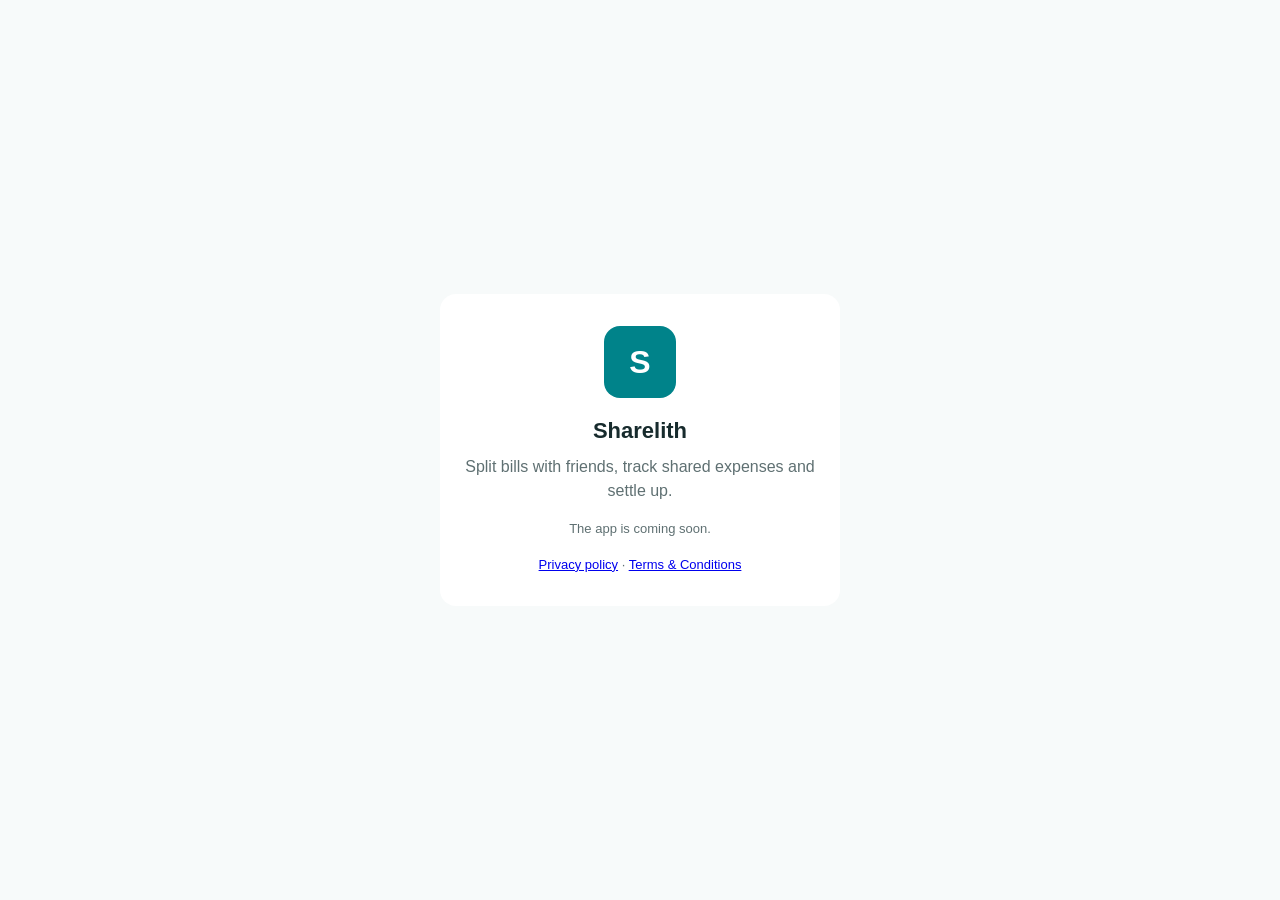
<file: index.html>
<!doctype html>
<html lang="en">
<head>
  <meta charset="utf-8">
  <meta name="viewport" content="width=device-width, initial-scale=1">
  <title>Sharelith</title>
  <link rel="stylesheet" href="/styles.css">
</head>
<body>
  <main class="card">
    <div class="logo" aria-hidden="true">S</div>
    <h1>Sharelith</h1>
    <p>Split bills with friends, track shared expenses and settle up.</p>
    <p class="hint">The app is coming soon.</p>
    <p class="hint"><a href="/privacy">Privacy policy</a> · <a href="/terms">Terms &amp; Conditions</a></p>
  </main>
</body>
</html>
</file>
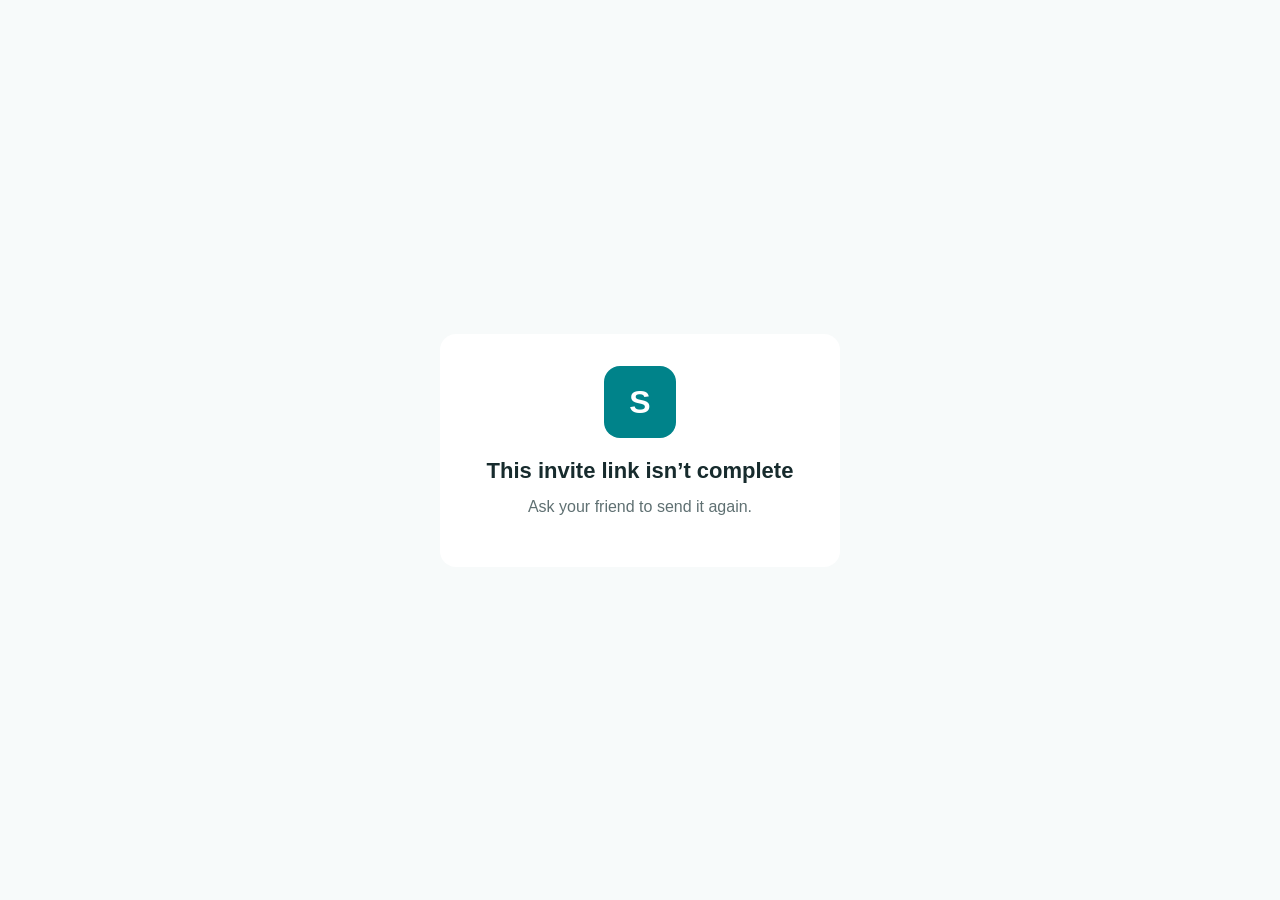
<file: invite.html>
<!doctype html>
<html lang="en">
<head>
  <meta charset="utf-8">
  <meta name="viewport" content="width=device-width, initial-scale=1">
  <meta name="referrer" content="no-referrer">
  <meta name="robots" content="noindex">
  <title>You’re invited to Sharelith</title>
  <link rel="stylesheet" href="/styles.css">
</head>
<body>
  <main class="card">
    <div class="logo" aria-hidden="true">S</div>
    <h1 id="title">You’re invited to Sharelith</h1>
    <p id="message">Accept to become friends, and join the group if this is a group invite.</p>
    <a id="open" class="button" href="sharelith://invite">I have Sharelith: open it</a>
    <div id="install">
      <h2>New to Sharelith?</h2>
      <ol class="steps">
        <li>Install Sharelith.</li>
        <li>Open it and sign up.</li>
        <li id="last-step">Tap the invite link in your friend’s message again.</li>
      </ol>
      <a id="store" class="button secondary" href="#" hidden>Get Sharelith</a>
    </div>
  </main>
  <script>
    (function () {
      // Fill these in once Sharelith is listed in each store; until then
      // no store button is shown and the steps alone explain what to do.
      var PLAY_URL = ''; // 'https://play.google.com/store/apps/details?id=com.sharelith.app'
      var APP_STORE_URL = ''; // 'https://apps.apple.com/app/id…'

      var $ = function (id) { return document.getElementById(id); };
      // /invite/<token> → sharelith://invite/<token>. Only the token is passed on.
      var match = location.pathname.match(/^\/invite\/([A-Za-z0-9_-]{16,64})\/?$/);
      if (!match) {
        $('title').textContent = 'This invite link isn’t complete';
        $('message').textContent = 'Ask your friend to send it again.';
        $('open').hidden = true;
        $('install').hidden = true;
        return;
      }
      var token = match[1];
      var target = 'sharelith://invite/' + token;
      $('open').setAttribute('href', target);

      var ua = navigator.userAgent;
      var android = /Android/i.test(ua);
      var ios = /iPhone|iPad|iPod/i.test(ua) ||
        (/Macintosh/.test(ua) && navigator.maxTouchPoints > 1);
      var store = null;
      if (android && PLAY_URL) {
        // The Play Store hands this to the app on first launch, so the invite
        // is used after sign-up without opening the link again.
        store = PLAY_URL + (PLAY_URL.indexOf('?') < 0 ? '?' : '&') +
          'referrer=' + encodeURIComponent('invite=' + token);
        $('store').textContent = 'Get it on Google Play';
        $('last-step').textContent =
          'You’ll be added as friends as soon as you’ve signed up.';
      } else if (ios && APP_STORE_URL) {
        store = APP_STORE_URL;
        $('store').textContent = 'Download on the App Store';
      }
      if (store) {
        $('store').setAttribute('href', store);
        $('store').hidden = false;
      }

      // Try to open the app straight away; if it isn't installed the page stays.
      window.location.replace(target);
    })();
  </script>
</body>
</html>
</file>
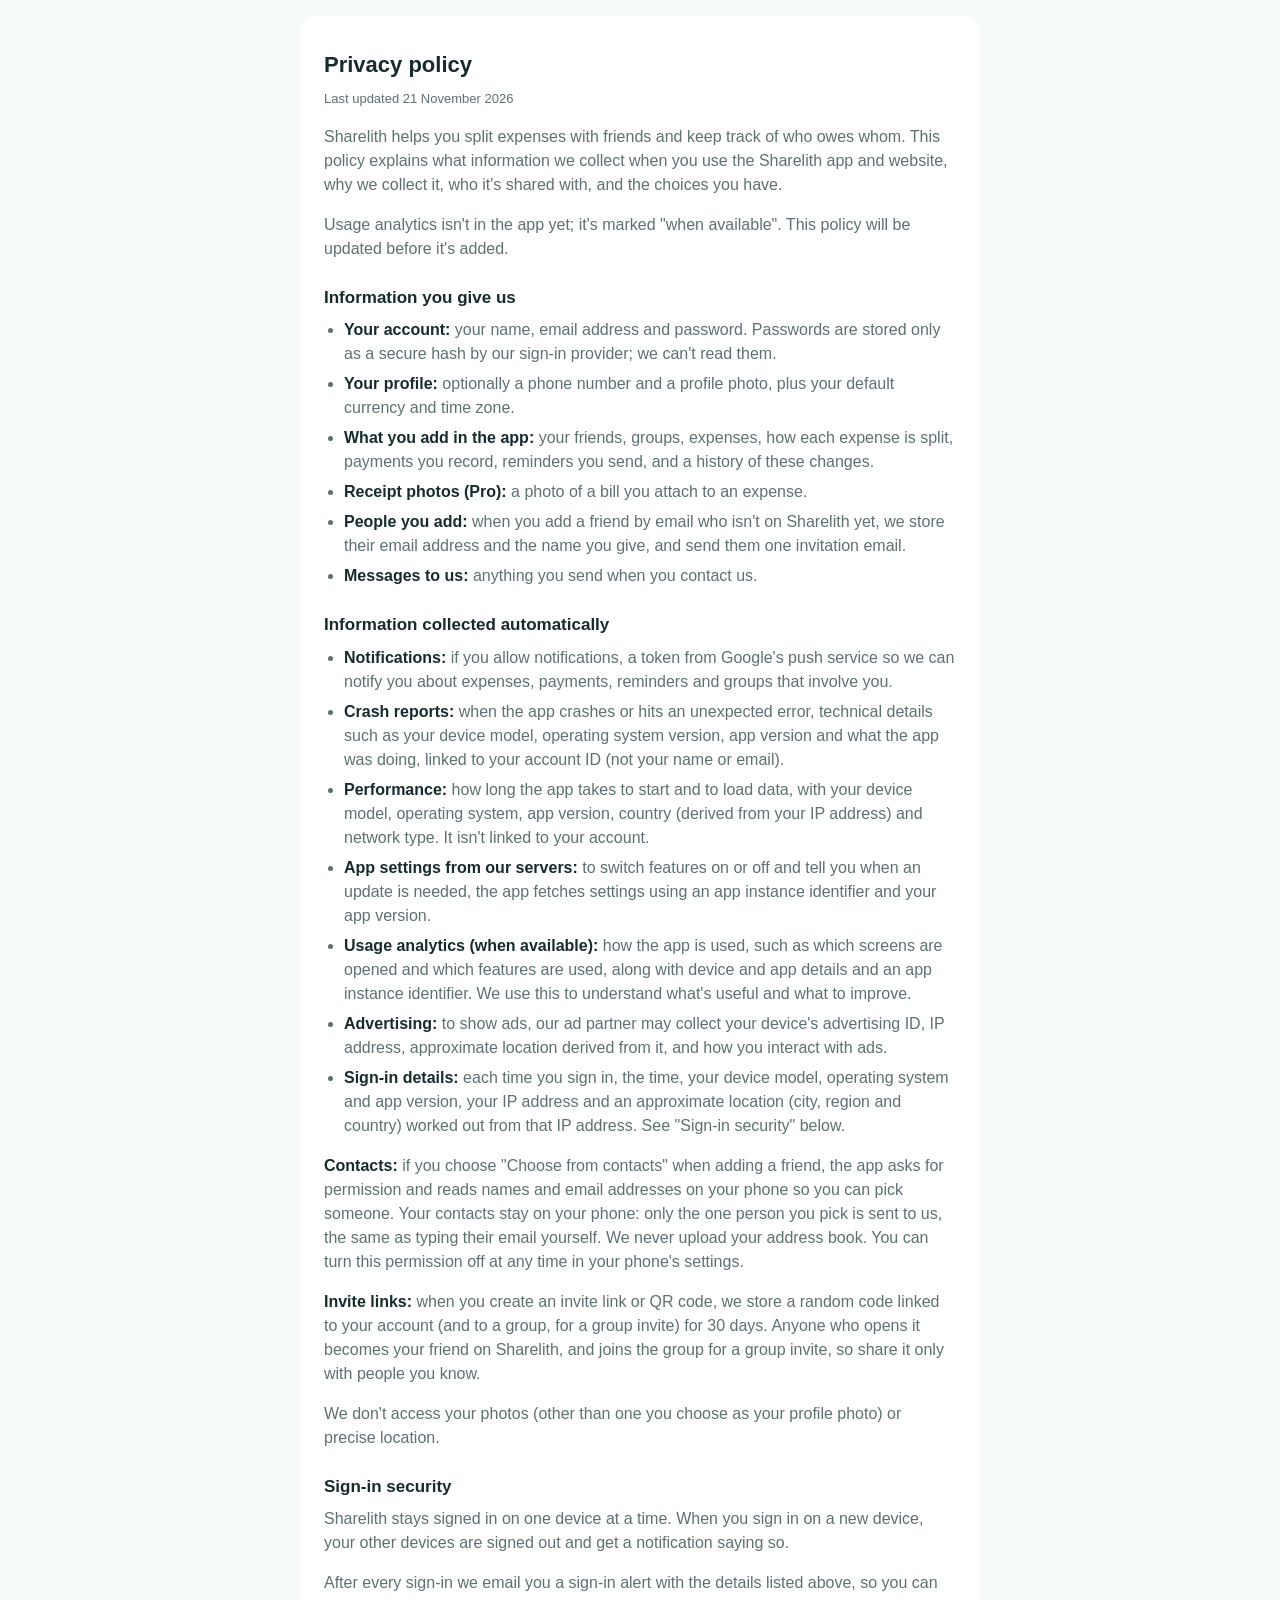
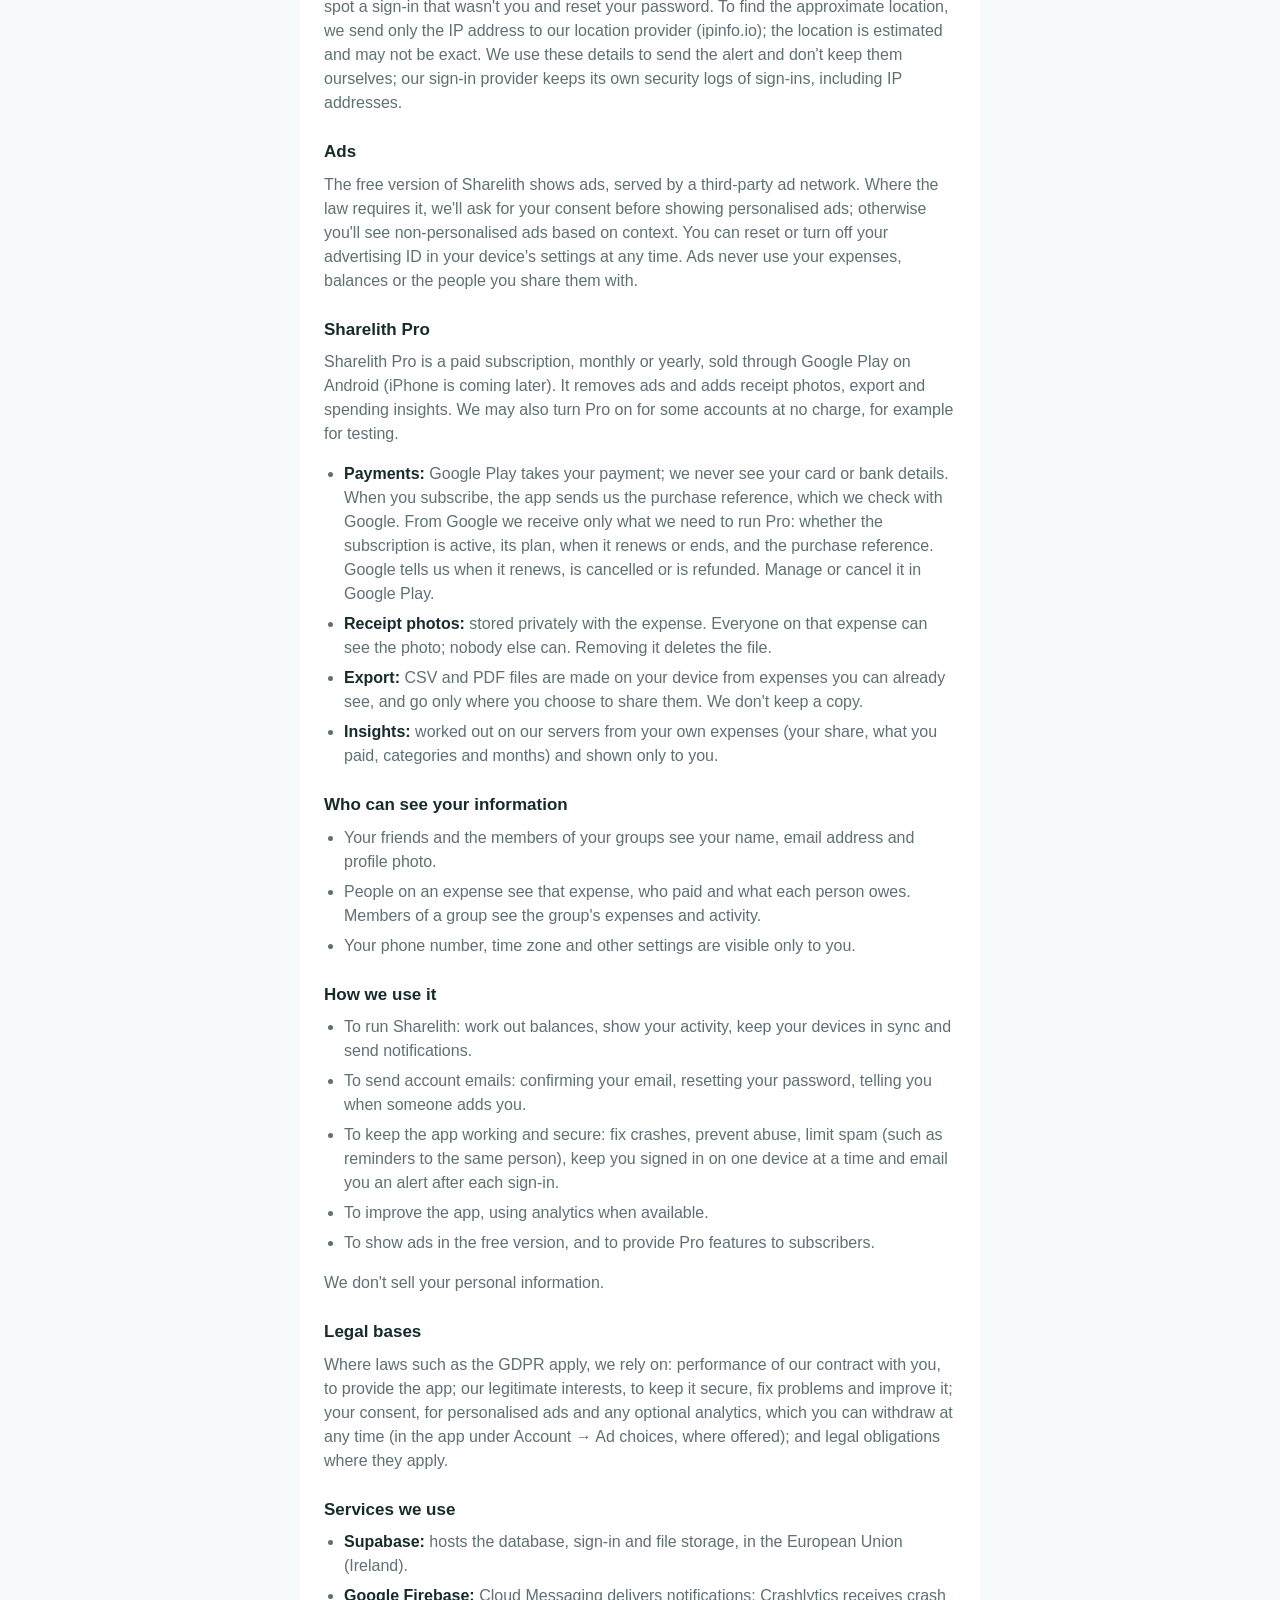
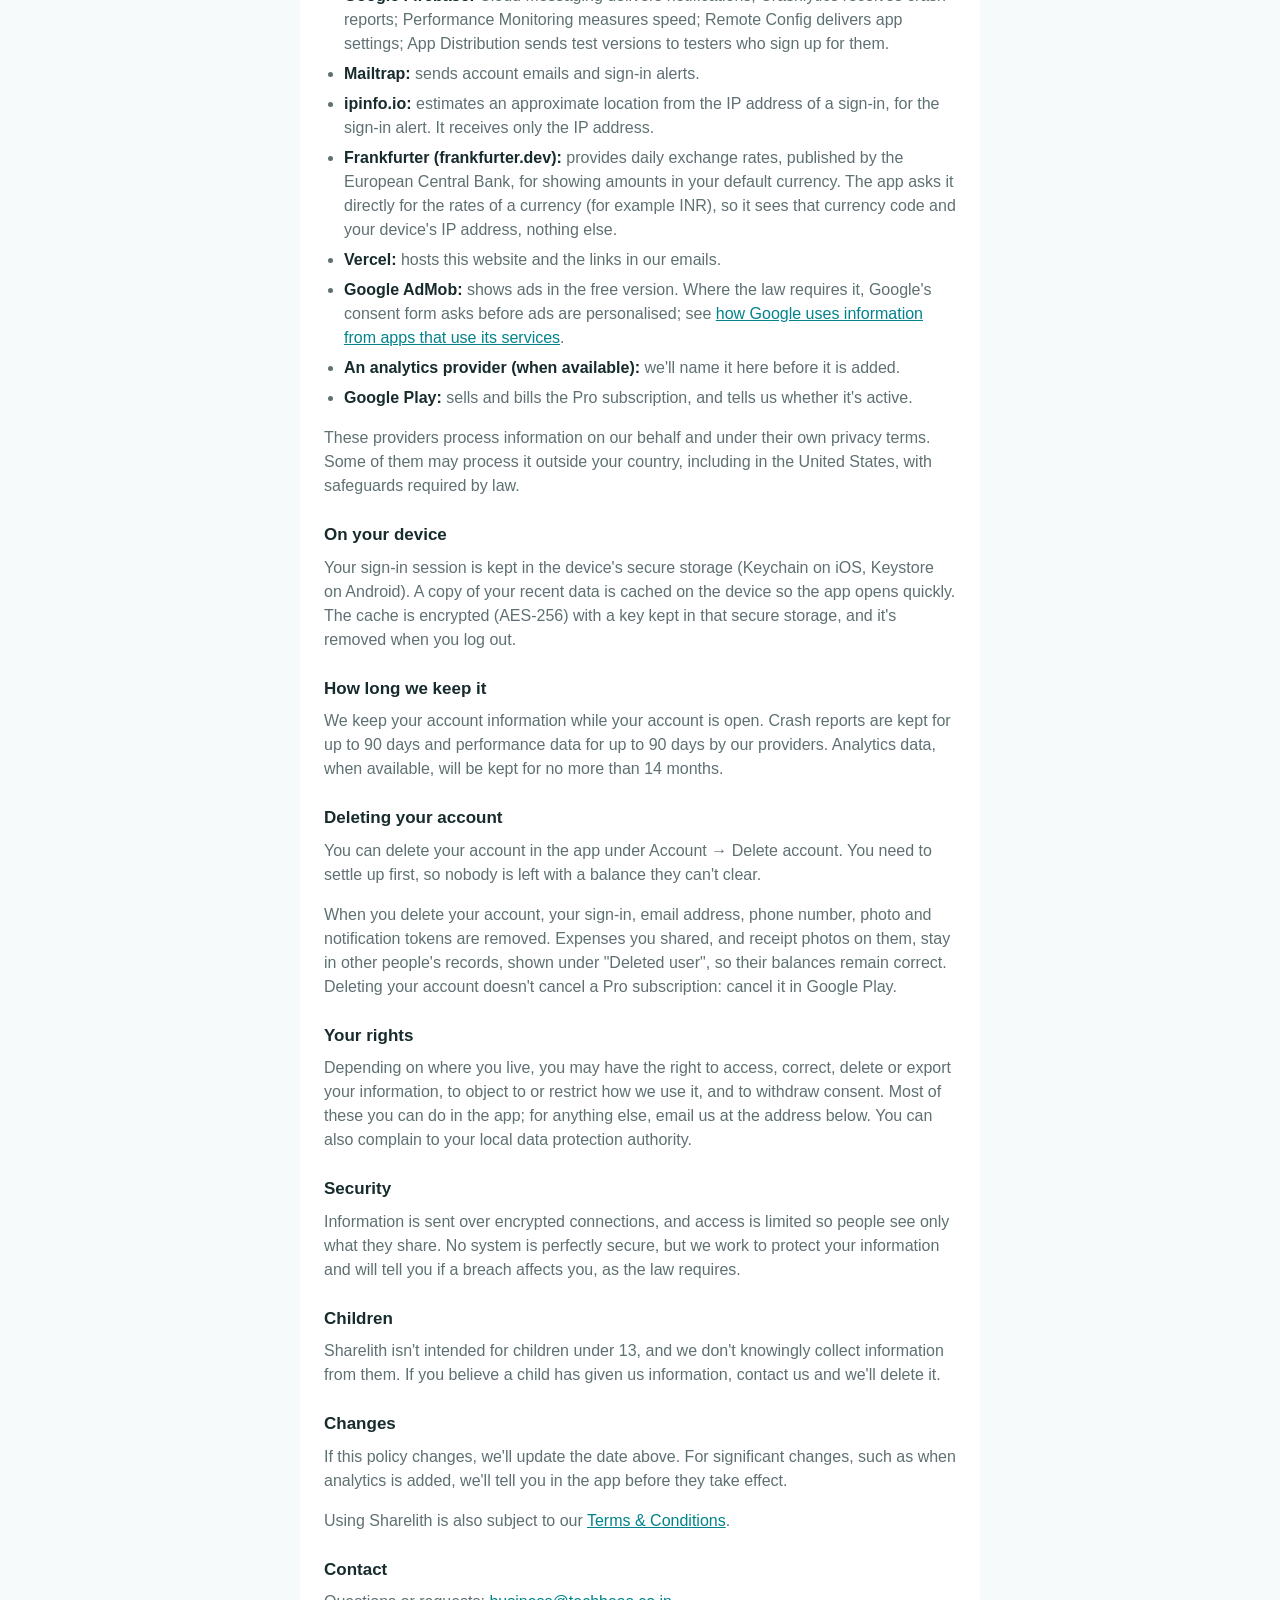
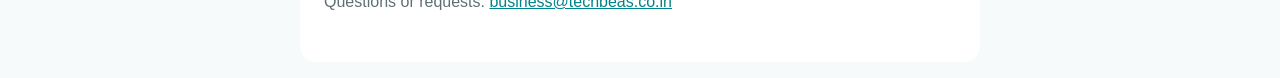
<file: privacy.html>
<!doctype html>
<html lang="en">

<head>
  <meta charset="utf-8">
  <meta name="viewport" content="width=device-width, initial-scale=1">
  <title>Privacy policy · Sharelith</title>
  <meta name="description" content="What information Sharelith stores, why, who can see it and the choices you have.">
  <link rel="stylesheet" href="/styles.css">
</head>

<body>
  <main class="card policy">
    <h1>Privacy policy</h1>
    <p class="hint">Last updated 21 November 2026</p>

    <p>Sharelith helps you split expenses with friends and keep track of who owes whom. This policy explains what
      information we collect when you use the Sharelith app and website, why we collect it, who it's shared with, and
      the choices you have.</p>

    <p>Usage analytics isn't in the app yet; it's marked "when available". This policy will be updated before it's
      added.</p>

    <h2>Information you give us</h2>
    <ul>
      <li><strong>Your account:</strong> your name, email address and password. Passwords are stored only as a secure
        hash by our sign-in provider; we can't read them.</li>
      <li><strong>Your profile:</strong> optionally a phone number and a profile photo, plus your default currency and
        time zone.</li>
      <li><strong>What you add in the app:</strong> your friends, groups, expenses, how each expense is split, payments
        you record, reminders you send, and a history of these changes.</li>
      <li><strong>Receipt photos (Pro):</strong> a photo of a bill you attach to an expense.</li>
      <li><strong>People you add:</strong> when you add a friend by email who isn't on Sharelith yet, we store their
        email address and the name you give, and send them one invitation email.</li>
      <li><strong>Messages to us:</strong> anything you send when you contact us.</li>
    </ul>

    <h2>Information collected automatically</h2>
    <ul>
      <li><strong>Notifications:</strong> if you allow notifications, a token from Google's push service so we can
        notify you about expenses, payments, reminders and groups that involve you.</li>
      <li><strong>Crash reports:</strong> when the app crashes or hits an unexpected error, technical details such as
        your device model, operating system version, app version and what the app was doing, linked to your account
        ID (not your name or email).</li>
      <li><strong>Performance:</strong> how long the app takes to start and to load data, with your device model,
        operating system, app version, country (derived from your IP address) and network type. It isn't linked to
        your account.</li>
      <li><strong>App settings from our servers:</strong> to switch features on or off and tell you when an update is
        needed, the app fetches settings using an app instance identifier and your app version.</li>
      <li><strong>Usage analytics (when available):</strong> how the app is used, such as which screens are opened and
        which features are used, along with device and app details and an app instance identifier. We use this to
        understand what's useful and what to improve.</li>
      <li><strong>Advertising:</strong> to show ads, our ad partner may collect your device's advertising ID, IP
        address, approximate location derived from it, and how you interact with ads.</li>
      <li><strong>Sign-in details:</strong> each time you sign in, the time, your device model, operating system and
        app version, your IP address and an approximate location (city, region and country) worked out from that IP
        address. See "Sign-in security" below.</li>
    </ul>
    <p><strong>Contacts:</strong> if you choose "Choose from contacts" when adding a friend, the app asks for
      permission and reads names and email addresses on your phone so you can pick someone. Your contacts stay on
      your phone: only the one person you pick is sent to us, the same as typing their email yourself. We never
      upload your address book. You can turn this permission off at any time in your phone's settings.</p>
    <p><strong>Invite links:</strong> when you create an invite link or QR code, we store a random code linked to
      your account (and to a group, for a group invite) for 30 days. Anyone who opens it becomes your friend on
      Sharelith, and joins the group for a group invite, so share it only with people you know.</p>
    <p>We don't access your photos (other than one you choose as your profile photo) or precise location.
    </p>

    <h2>Sign-in security</h2>
    <p>Sharelith stays signed in on one device at a time. When you sign in on a new device, your other devices are
      signed out and get a notification saying so.</p>
    <p>After every sign-in we email you a sign-in alert with the details listed above, so you can spot a sign-in that
      wasn't you and reset your password. To find the approximate location, we send only the IP address to our
      location provider (ipinfo.io); the location is estimated and may not be exact. We use these details to send the
      alert and don't keep them ourselves; our sign-in provider keeps its own security logs of sign-ins, including IP
      addresses.</p>

    <h2>Ads</h2>
    <p>The free version of Sharelith shows ads, served by a third-party ad network. Where the law requires it,
      we'll ask for your consent before showing personalised ads; otherwise you'll see non-personalised ads based on
      context. You can reset or turn off your advertising ID in your device's settings at any time. Ads never use
      your expenses, balances or the people you share them with.</p>

    <h2>Sharelith Pro</h2>
    <p>Sharelith Pro is a paid subscription, monthly or yearly, sold through Google Play on Android (iPhone is coming
      later). It removes ads and adds receipt photos, export and spending insights. We may also turn Pro on for some
      accounts at no charge, for example for testing.</p>
    <ul>
      <li><strong>Payments:</strong> Google Play takes your payment; we never see your card or bank details. When you
        subscribe, the app sends us the purchase reference, which we check with Google. From Google we receive only
        what we need to run Pro: whether the subscription is active, its plan, when it renews or ends, and the
        purchase reference. Google tells us when it renews, is cancelled or is refunded. Manage or cancel it in Google
        Play.</li>
      <li><strong>Receipt photos:</strong> stored privately with the expense. Everyone on that expense can see the
        photo; nobody else can. Removing it deletes the file.</li>
      <li><strong>Export:</strong> CSV and PDF files are made on your device from expenses you can already see, and go
        only where you choose to share them. We don't keep a copy.</li>
      <li><strong>Insights:</strong> worked out on our servers from your own expenses (your share, what you paid,
        categories and months) and shown only to you.</li>
    </ul>

    <h2>Who can see your information</h2>
    <ul>
      <li>Your friends and the members of your groups see your name, email address and profile photo.</li>
      <li>People on an expense see that expense, who paid and what each person owes. Members of a group see the group's
        expenses and activity.</li>
      <li>Your phone number, time zone and other settings are visible only to you.</li>
    </ul>

    <h2>How we use it</h2>
    <ul>
      <li>To run Sharelith: work out balances, show your activity, keep your devices in sync and send notifications.
      </li>
      <li>To send account emails: confirming your email, resetting your password, telling you when someone adds you.
      </li>
      <li>To keep the app working and secure: fix crashes, prevent abuse, limit spam (such as reminders to the same
        person), keep you signed in on one device at a time and email you an alert after each sign-in.</li>
      <li>To improve the app, using analytics when available.</li>
      <li>To show ads in the free version, and to provide Pro features to subscribers.</li>
    </ul>
    <p>We don't sell your personal information.</p>

    <h2>Legal bases</h2>
    <p>Where laws such as the GDPR apply, we rely on: performance of our contract with you, to provide the app;
      our legitimate interests, to keep it secure, fix problems and improve it; your consent, for personalised ads
      and any optional analytics, which you can withdraw at any time (in the app under Account → Ad choices, where offered); and legal obligations where they apply.</p>

    <h2>Services we use</h2>
    <ul>
      <li><strong>Supabase:</strong> hosts the database, sign-in and file storage, in the European Union (Ireland).
      </li>
      <li><strong>Google Firebase:</strong> Cloud Messaging delivers notifications; Crashlytics receives crash
        reports; Performance Monitoring measures speed; Remote Config delivers app settings; App Distribution sends
        test versions to testers who sign up for them.</li>
      <li><strong>Mailtrap:</strong> sends account emails and sign-in alerts.</li>
      <li><strong>ipinfo.io:</strong> estimates an approximate location from the IP address of a sign-in, for the
        sign-in alert. It receives only the IP address.</li>
      <li><strong>Frankfurter (frankfurter.dev):</strong> provides daily exchange rates, published by the European
        Central Bank, for showing amounts in your default currency. The app asks it directly for the rates of a
        currency (for example INR), so it sees that currency code and your device's IP address, nothing else.</li>
      <li><strong>Vercel:</strong> hosts this website and the links in our emails.</li>
      <li><strong>Google AdMob:</strong> shows ads in the free version. Where the law requires it,
        Google's consent form asks before ads are personalised; see <a
          href="https://policies.google.com/technologies/partner-sites">how Google uses information from apps that use
          its services</a>.</li>
      <li><strong>An analytics provider (when available):</strong> we'll name it here before it is added.</li>
      <li><strong>Google Play:</strong> sells and bills the Pro subscription, and tells us whether it's active.</li>
    </ul>
    <p>These providers process information on our behalf and under their own privacy terms. Some of them may process it
      outside your country, including in the United States, with safeguards required by law.</p>

    <h2>On your device</h2>
    <p>Your sign-in session is kept in the device's secure storage (Keychain on iOS, Keystore on Android). A copy of
      your recent data is cached on the device so the app opens quickly. The cache is encrypted (AES-256) with a key
      kept in that secure storage, and it's removed when you log out.</p>

    <h2>How long we keep it</h2>
    <p>We keep your account information while your account is open. Crash reports are kept for up to 90 days and
      performance data for up to 90 days by our providers. Analytics data, when available, will be kept for no more than 14 months.</p>

    <h2>Deleting your account</h2>
    <p>You can delete your account in the app under Account → Delete account. You need to settle up first, so nobody
      is left with a balance they can't clear.</p>
    <p>When you delete your account, your sign-in, email address, phone number, photo and notification tokens are
      removed. Expenses you shared, and receipt photos on them, stay in other people's records, shown under "Deleted
      user", so their balances remain correct. Deleting your account doesn't cancel a Pro subscription: cancel it in
      Google Play.</p>

    <h2>Your rights</h2>
    <p>Depending on where you live, you may have the right to access, correct, delete or export your information, to
      object to or restrict how we use it, and to withdraw consent. Most of these you can do in the app; for anything
      else, email us at the address below. You can also complain to your local data protection authority.</p>

    <h2>Security</h2>
    <p>Information is sent over encrypted connections, and access is limited so people see only what they share. No
      system is perfectly secure, but we work to protect your information and will tell you if a breach affects
      you, as the law requires.</p>

    <h2>Children</h2>
    <p>Sharelith isn't intended for children under 13, and we don't knowingly collect information from them. If you
      believe a child has given us information, contact us and we'll delete it.</p>

    <h2>Changes</h2>
    <p>If this policy changes, we'll update the date above. For significant changes, such as when analytics is added,
      we'll tell you in the app before they take effect.</p>

    <p>Using Sharelith is also subject to our <a href="/terms">Terms &amp; Conditions</a>.</p>

    <h2>Contact</h2>
    <p>Questions or requests: <a href="mailto:business@techbeas.co.in">business@techbeas.co.in</a></p>
  </main>
</body>

</html>
</file>
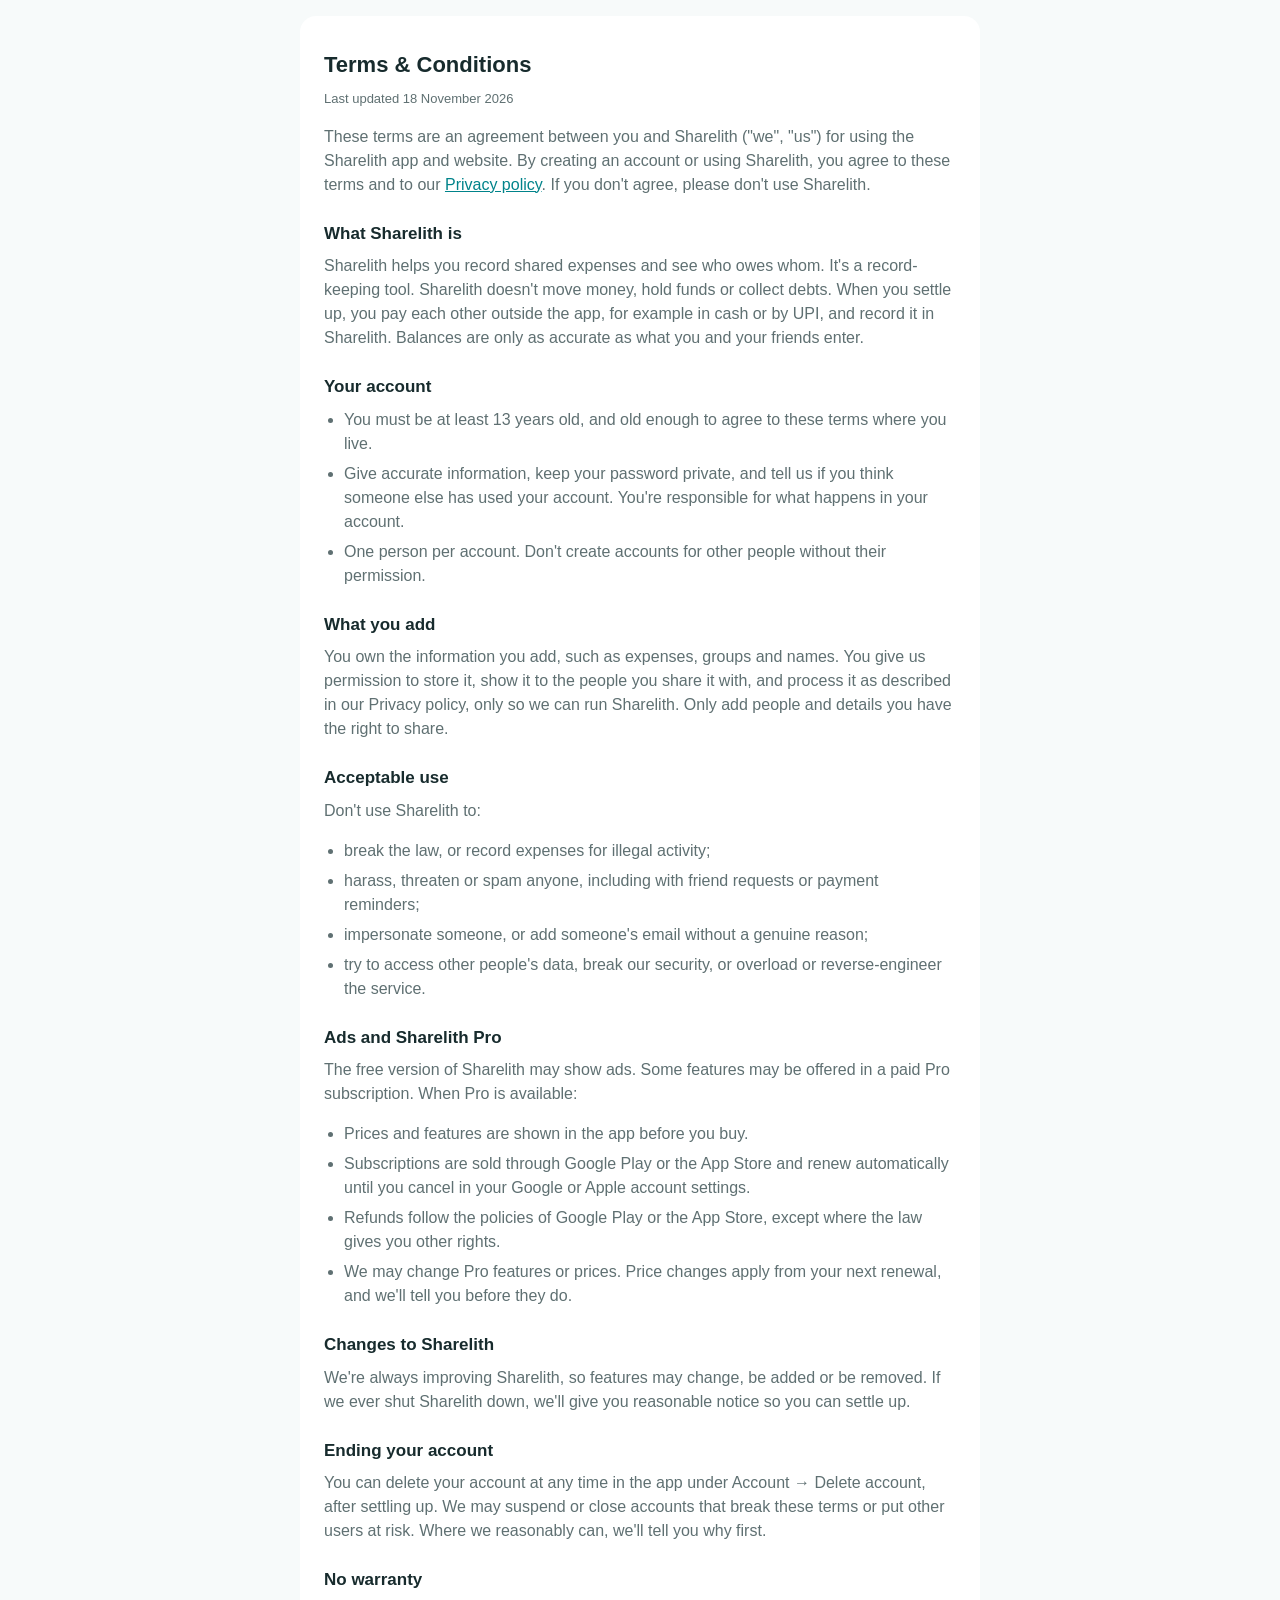
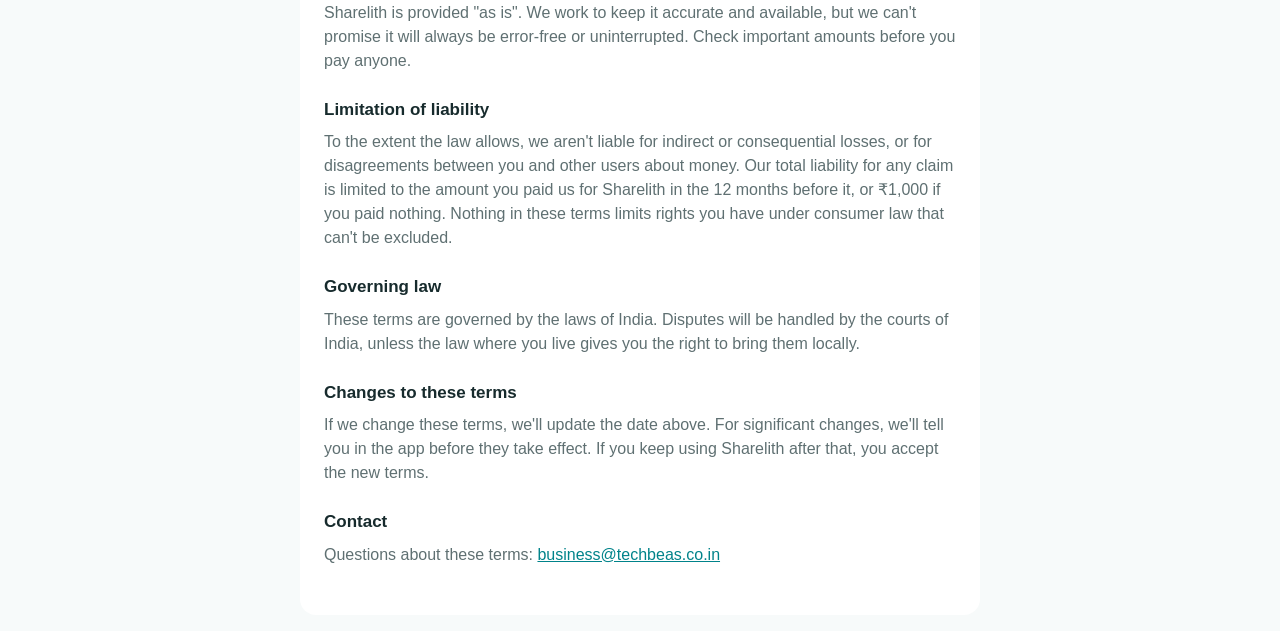
<file: terms.html>
<!doctype html>
<html lang="en">

<head>
  <meta charset="utf-8">
  <meta name="viewport" content="width=device-width, initial-scale=1">
  <title>Terms &amp; Conditions · Sharelith</title>
  <meta name="description" content="The terms for using Sharelith.">
  <link rel="stylesheet" href="/styles.css">
</head>

<body>
  <main class="card policy">
    <h1>Terms &amp; Conditions</h1>
    <p class="hint">Last updated 18 November 2026</p>

    <p>These terms are an agreement between you and Sharelith ("we", "us") for using the Sharelith app and website.
      By creating an account or using Sharelith, you agree to these terms and to our
      <a href="/privacy">Privacy policy</a>. If you don't agree, please don't use Sharelith.</p>

    <h2>What Sharelith is</h2>
    <p>Sharelith helps you record shared expenses and see who owes whom. It's a record-keeping tool. Sharelith
      doesn't move money, hold funds or collect debts. When you settle up, you pay each other outside the app, for
      example in cash or by UPI, and record it in Sharelith. Balances are only as accurate as what you and your friends
      enter.</p>

    <h2>Your account</h2>
    <ul>
      <li>You must be at least 13 years old, and old enough to agree to these terms where you live.</li>
      <li>Give accurate information, keep your password private, and tell us if you think someone else has used your
        account. You're responsible for what happens in your account.</li>
      <li>One person per account. Don't create accounts for other people without their permission.</li>
    </ul>

    <h2>What you add</h2>
    <p>You own the information you add, such as expenses, groups and names. You give us permission to store it, show
      it to the people you share it with, and process it as described in our Privacy policy, only so we can run
      Sharelith. Only add people and details you have the right to share.</p>

    <h2>Acceptable use</h2>
    <p>Don't use Sharelith to:</p>
    <ul>
      <li>break the law, or record expenses for illegal activity;</li>
      <li>harass, threaten or spam anyone, including with friend requests or payment reminders;</li>
      <li>impersonate someone, or add someone's email without a genuine reason;</li>
      <li>try to access other people's data, break our security, or overload or reverse-engineer the service.</li>
    </ul>

    <h2>Ads and Sharelith Pro</h2>
    <p>The free version of Sharelith may show ads. Some features may be offered in a paid Pro subscription. When Pro is
      available:</p>
    <ul>
      <li>Prices and features are shown in the app before you buy.</li>
      <li>Subscriptions are sold through Google Play or the App Store and renew automatically until you cancel in your
        Google or Apple account settings.</li>
      <li>Refunds follow the policies of Google Play or the App Store, except where the law gives you other rights.
      </li>
      <li>We may change Pro features or prices. Price changes apply from your next renewal, and we'll tell you before
        they do.</li>
    </ul>

    <h2>Changes to Sharelith</h2>
    <p>We're always improving Sharelith, so features may change, be added or be removed. If we ever shut Sharelith
      down, we'll give you reasonable notice so you can settle up.</p>

    <h2>Ending your account</h2>
    <p>You can delete your account at any time in the app under Account → Delete account, after settling up. We may
      suspend or close accounts that break these terms or put other users at risk. Where we reasonably can, we'll tell
      you why first.</p>

    <h2>No warranty</h2>
    <p>Sharelith is provided "as is". We work to keep it accurate and available, but we can't promise it will always
      be error-free or uninterrupted. Check important amounts before you pay anyone.</p>

    <h2>Limitation of liability</h2>
    <p>To the extent the law allows, we aren't liable for indirect or consequential losses, or for disagreements
      between you and other users about money. Our total liability for any claim is limited to the amount you paid us
      for Sharelith in the 12 months before it, or ₹1,000 if you paid nothing. Nothing in these terms limits rights you
      have under consumer law that can't be excluded.</p>

    <h2>Governing law</h2>
    <p>These terms are governed by the laws of India. Disputes will be handled by the courts of India, unless the law
      where you live gives you the right to bring them locally.</p>

    <h2>Changes to these terms</h2>
    <p>If we change these terms, we'll update the date above. For significant changes, we'll tell you in the app
      before they take effect. If you keep using Sharelith after that, you accept the new terms.</p>

    <h2>Contact</h2>
    <p>Questions about these terms: <a href="mailto:business@techbeas.co.in">business@techbeas.co.in</a></p>
  </main>
</body>

</html>
</file>
<file: styles.css>
/* Mirrors the app's palette (src/app/theme/colors.ts). */
:root {
  --primary: #00838a;
  --primary-pressed: #006a6f;
  --page: #f7fafa;
  --card: #ffffff;
  --text: #172b2d;
  --text-secondary: #5f7072;
  --on-primary: #ffffff;
  color-scheme: light dark;
}

@media (prefers-color-scheme: dark) {
  :root {
    --primary: #26b8b8;
    --primary-pressed: #5fcfcb;
    --page: #0b1516;
    --card: #142224;
    --text: #f2f7f7;
    --text-secondary: #a6b8b9;
    --on-primary: #0b1516;
  }
}

* { box-sizing: border-box; }

body {
  margin: 0;
  min-height: 100vh;
  display: grid;
  place-items: center;
  padding: 16px;
  background: var(--page);
  color: var(--text);
  font: 16px/1.5 -apple-system, BlinkMacSystemFont, "Segoe UI", Roboto, sans-serif;
}

.card {
  width: 100%;
  max-width: 400px;
  padding: 32px 24px;
  border-radius: 16px;
  background: var(--card);
  text-align: center;
}

.logo {
  width: 72px;
  height: 72px;
  margin: 0 auto 16px;
  border-radius: 16px;
  display: grid;
  place-items: center;
  background: var(--primary);
  color: var(--on-primary);
  font-size: 32px;
  font-weight: 700;
}

h1 { font-size: 22px; margin: 0 0 8px; }
p { margin: 0 0 16px; color: var(--text-secondary); }

.button {
  display: block;
  padding: 14px 20px;
  border-radius: 10px;
  background: var(--primary);
  color: var(--on-primary);
  font-weight: 600;
  text-decoration: none;
}
.button:active { background: var(--primary-pressed); }

.button.secondary {
  margin-top: 16px;
  text-align: center;
  background: transparent;
  color: var(--primary);
  box-shadow: inset 0 0 0 1.5px var(--primary);
}
.button.secondary:active { background: transparent; opacity: 0.7; }

#install { margin-top: 28px; text-align: left; }
#install h2 { font-size: 17px; margin: 0 0 8px; }
.steps { margin: 0; padding-left: 20px; color: var(--text-secondary); }
.steps li { margin-bottom: 6px; }
[hidden] { display: none !important; }

.hint { margin: 16px 0 0; font-size: 13px; }

/* Long-form pages such as the privacy policy. */
body:has(.policy) { place-items: start center; }
.policy {
  max-width: 680px;
  text-align: left;
}
.policy h2 { font-size: 17px; margin: 24px 0 8px; }
.policy .hint { margin: 0 0 16px; }
.policy ul { margin: 0 0 16px; padding-left: 20px; color: var(--text-secondary); }
.policy li { margin-bottom: 6px; }
.policy strong { color: var(--text); }
.policy a { color: var(--primary); }
</file>
